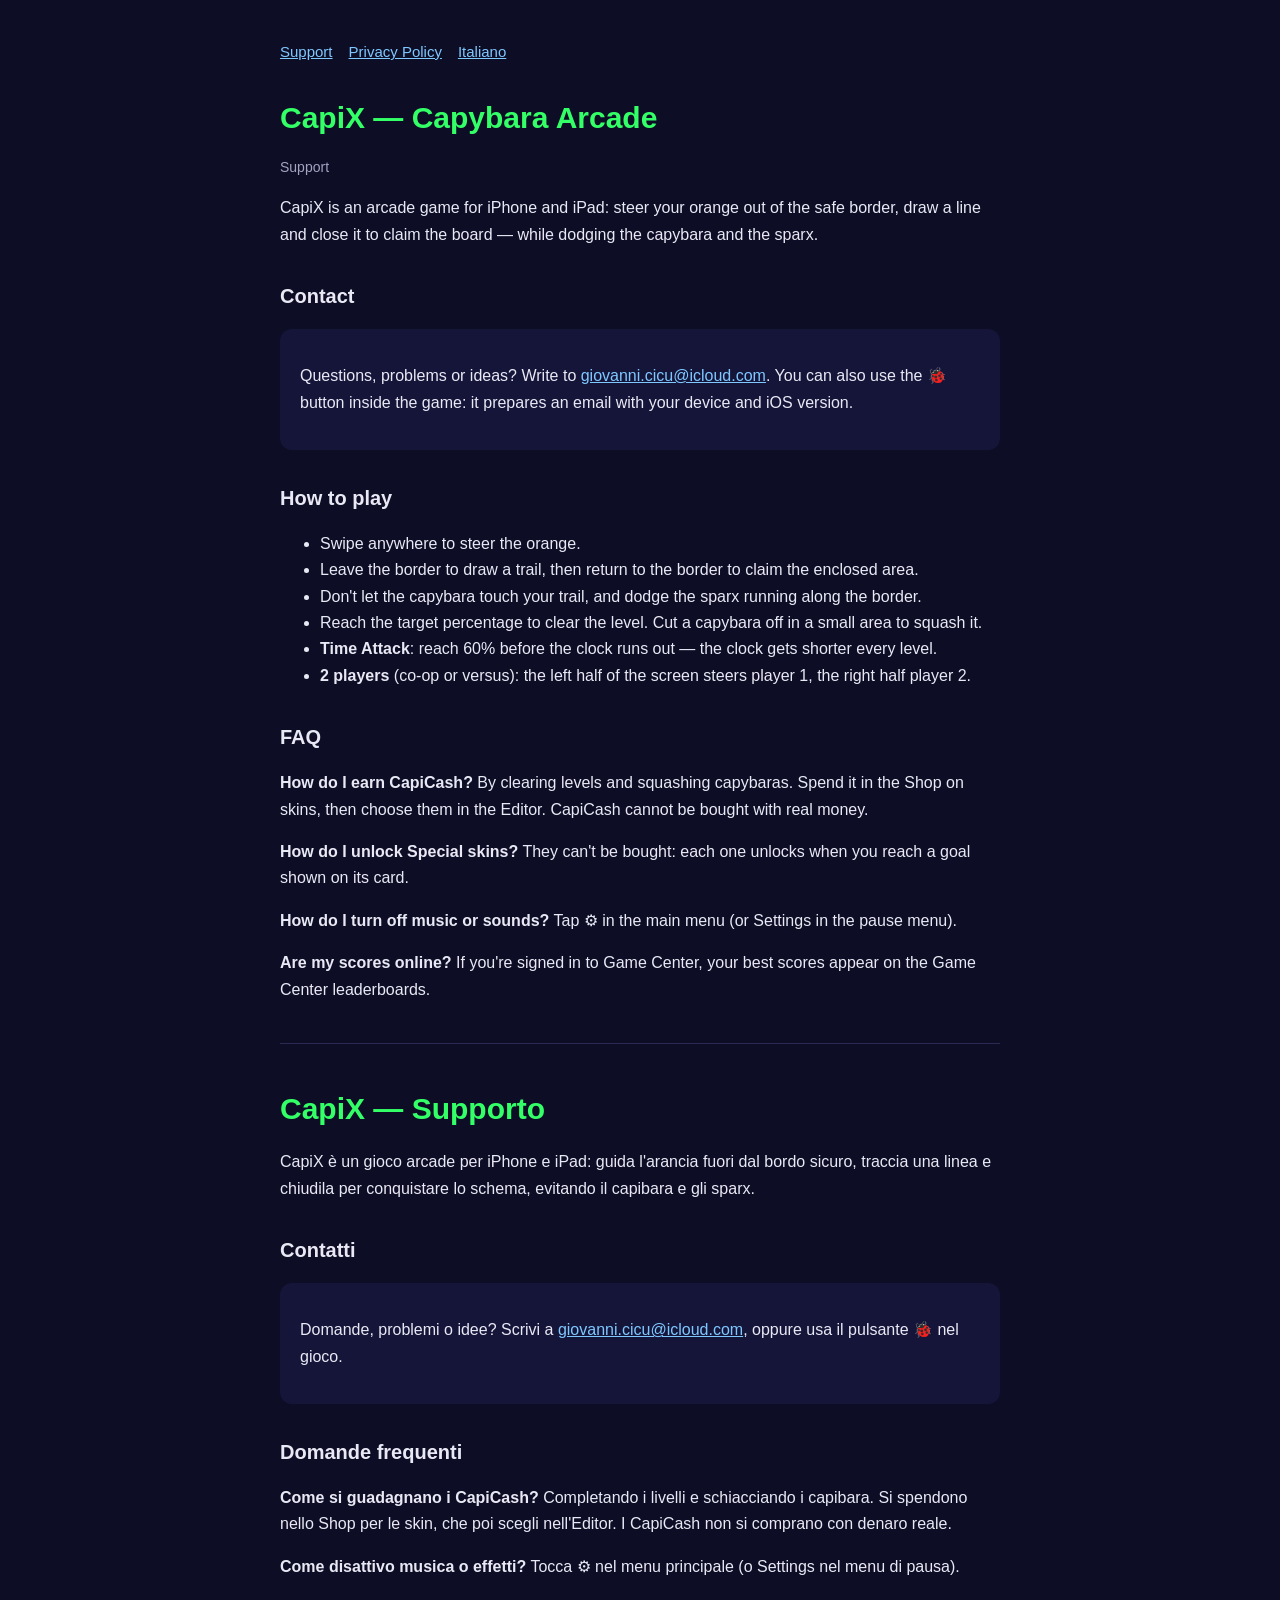
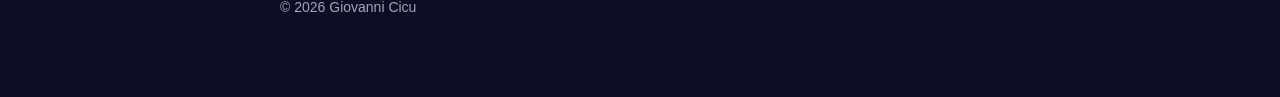
<file: index.html>
<!DOCTYPE html><html lang="en"><head><meta charset="utf-8"><meta name="viewport" content="width=device-width,initial-scale=1">
<title>CapiX — Support</title><link rel="stylesheet" href="style.css"></head><body><main>
<nav><a href="index.html">Support</a><a href="privacy.html">Privacy Policy</a><a href="#it">Italiano</a></nav>
<h1>CapiX — Capybara Arcade</h1><p class="muted">Support</p>
<p>CapiX is an arcade game for iPhone and iPad: steer your orange out of the safe border, draw a line and close it to claim the board — while dodging the capybara and the sparx.</p>
<h2>Contact</h2>
<div class="card"><p>Questions, problems or ideas? Write to <a href="mailto:giovanni.cicu@icloud.com?subject=CapiX%20support">giovanni.cicu@icloud.com</a>. You can also use the 🐞 button inside the game: it prepares an email with your device and iOS version.</p></div>
<h2>How to play</h2>
<ul><li>Swipe anywhere to steer the orange.</li><li>Leave the border to draw a trail, then return to the border to claim the enclosed area.</li>
<li>Don't let the capybara touch your trail, and dodge the sparx running along the border.</li>
<li>Reach the target percentage to clear the level. Cut a capybara off in a small area to squash it.</li>
<li><b>Time Attack</b>: reach 60% before the clock runs out — the clock gets shorter every level.</li>
<li><b>2 players</b> (co-op or versus): the left half of the screen steers player 1, the right half player 2.</li></ul>
<h2>FAQ</h2>
<p><b>How do I earn CapiCash?</b> By clearing levels and squashing capybaras. Spend it in the Shop on skins, then choose them in the Editor. CapiCash cannot be bought with real money.</p>
<p><b>How do I unlock Special skins?</b> They can't be bought: each one unlocks when you reach a goal shown on its card.</p>
<p><b>How do I turn off music or sounds?</b> Tap ⚙ in the main menu (or Settings in the pause menu).</p>
<p><b>Are my scores online?</b> If you're signed in to Game Center, your best scores appear on the Game Center leaderboards.</p>
<hr><section id="it" lang="it"><h1>CapiX — Supporto</h1>
<p>CapiX è un gioco arcade per iPhone e iPad: guida l'arancia fuori dal bordo sicuro, traccia una linea e chiudila per conquistare lo schema, evitando il capibara e gli sparx.</p>
<h2>Contatti</h2><div class="card"><p>Domande, problemi o idee? Scrivi a <a href="mailto:giovanni.cicu@icloud.com?subject=CapiX%20supporto">giovanni.cicu@icloud.com</a>, oppure usa il pulsante 🐞 nel gioco.</p></div>
<h2>Domande frequenti</h2>
<p><b>Come si guadagnano i CapiCash?</b> Completando i livelli e schiacciando i capibara. Si spendono nello Shop per le skin, che poi scegli nell'Editor. I CapiCash non si comprano con denaro reale.</p>
<p><b>Come disattivo musica o effetti?</b> Tocca ⚙ nel menu principale (o Settings nel menu di pausa).</p></section>
<p class="muted">© 2026 Giovanni Cicu</p></main></body></html>
</file>
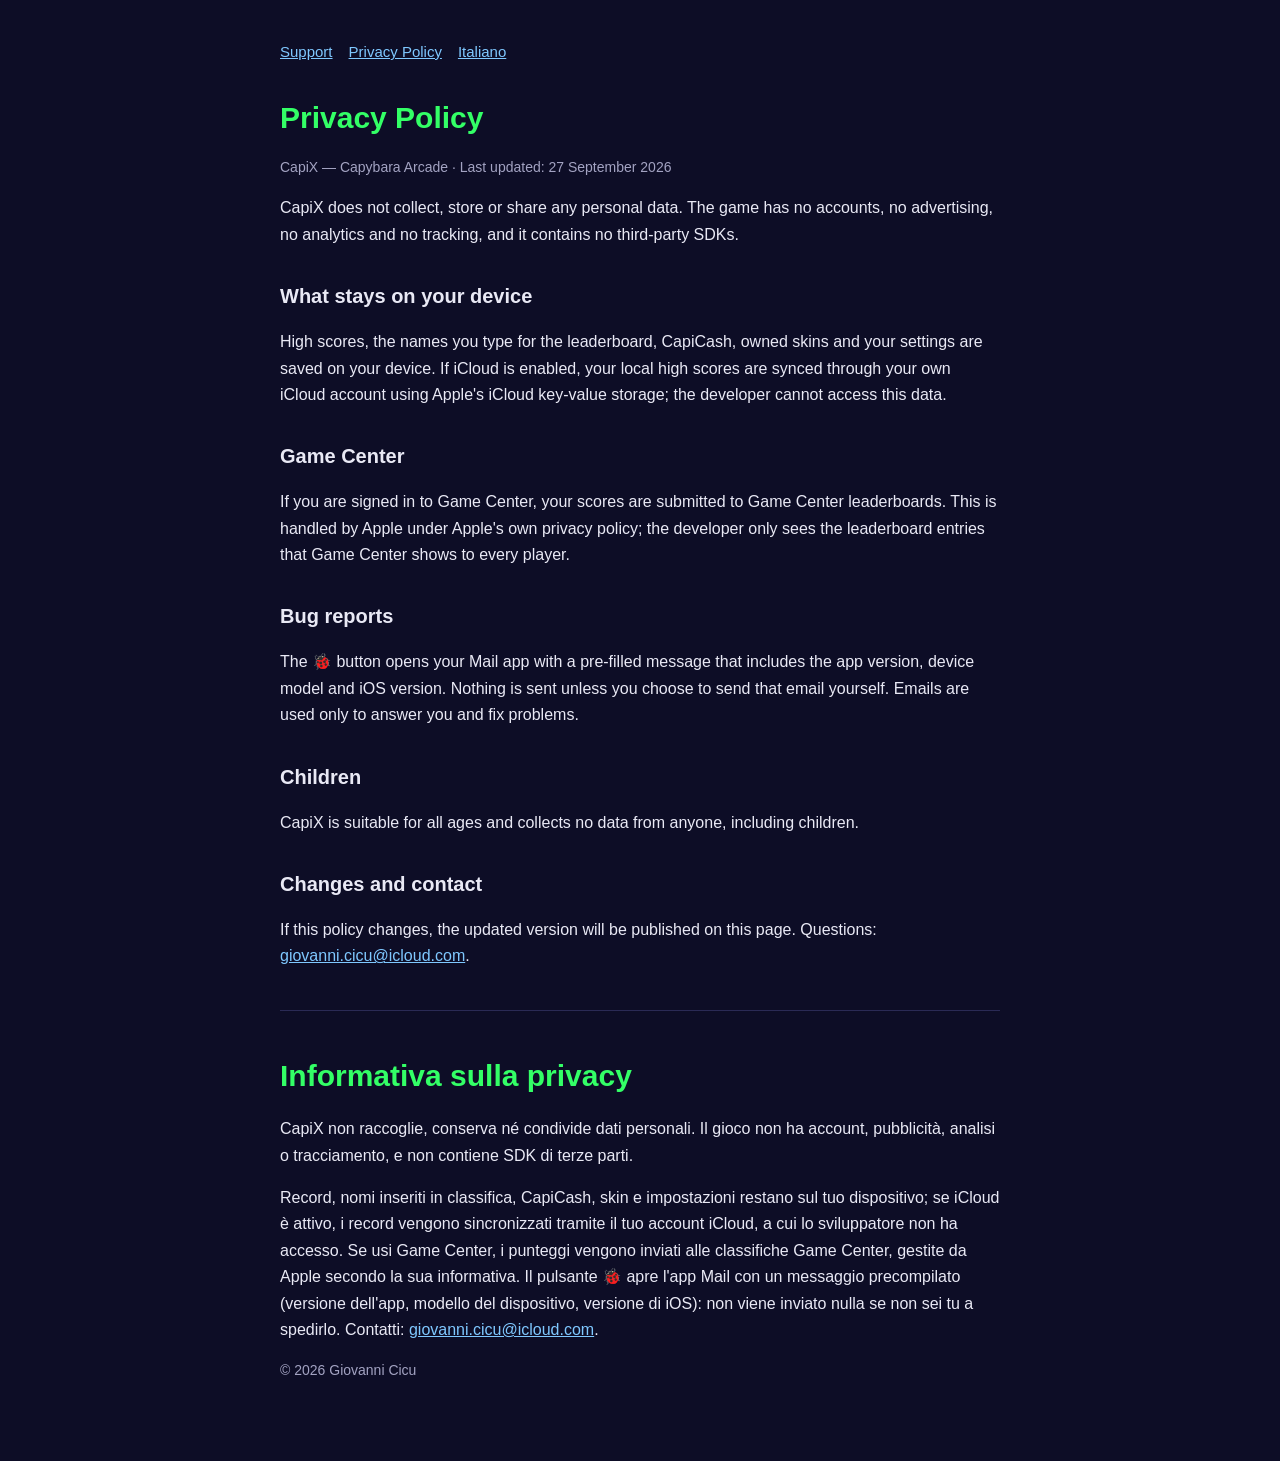
<file: privacy.html>
<!DOCTYPE html><html lang="en"><head><meta charset="utf-8"><meta name="viewport" content="width=device-width,initial-scale=1">
<title>CapiX — Privacy Policy</title><link rel="stylesheet" href="style.css"></head><body><main>
<nav><a href="index.html">Support</a><a href="privacy.html">Privacy Policy</a><a href="#it">Italiano</a></nav>
<h1>Privacy Policy</h1><p class="muted">CapiX — Capybara Arcade · Last updated: 27 September 2026</p>
<p>CapiX does not collect, store or share any personal data. The game has no accounts, no advertising, no analytics and no tracking, and it contains no third-party SDKs.</p>
<h2>What stays on your device</h2>
<p>High scores, the names you type for the leaderboard, CapiCash, owned skins and your settings are saved on your device. If iCloud is enabled, your local high scores are synced through your own iCloud account using Apple's iCloud key-value storage; the developer cannot access this data.</p>
<h2>Game Center</h2>
<p>If you are signed in to Game Center, your scores are submitted to Game Center leaderboards. This is handled by Apple under Apple's own privacy policy; the developer only sees the leaderboard entries that Game Center shows to every player.</p>
<h2>Bug reports</h2>
<p>The 🐞 button opens your Mail app with a pre-filled message that includes the app version, device model and iOS version. Nothing is sent unless you choose to send that email yourself. Emails are used only to answer you and fix problems.</p>
<h2>Children</h2>
<p>CapiX is suitable for all ages and collects no data from anyone, including children.</p>
<h2>Changes and contact</h2>
<p>If this policy changes, the updated version will be published on this page. Questions: <a href="mailto:giovanni.cicu@icloud.com">giovanni.cicu@icloud.com</a>.</p>
<hr><section id="it" lang="it"><h1>Informativa sulla privacy</h1>
<p>CapiX non raccoglie, conserva né condivide dati personali. Il gioco non ha account, pubblicità, analisi o tracciamento, e non contiene SDK di terze parti.</p>
<p>Record, nomi inseriti in classifica, CapiCash, skin e impostazioni restano sul tuo dispositivo; se iCloud è attivo, i record vengono sincronizzati tramite il tuo account iCloud, a cui lo sviluppatore non ha accesso. Se usi Game Center, i punteggi vengono inviati alle classifiche Game Center, gestite da Apple secondo la sua informativa. Il pulsante 🐞 apre l'app Mail con un messaggio precompilato (versione dell'app, modello del dispositivo, versione di iOS): non viene inviato nulla se non sei tu a spedirlo. Contatti: <a href="mailto:giovanni.cicu@icloud.com">giovanni.cicu@icloud.com</a>.</p></section>
<p class="muted">© 2026 Giovanni Cicu</p></main></body></html>
</file>
<file: style.css>
:root{--bg:#0d0d26;--card:#15153a;--text:#e9e9f5;--muted:#a3a3c2;--accent:#33ff66;--link:#7fc8ff}
*{box-sizing:border-box}body{margin:0;background:var(--bg);color:var(--text);font:16px/1.65 -apple-system,BlinkMacSystemFont,"Segoe UI",Roboto,sans-serif}
main{max-width:760px;margin:0 auto;padding:40px 20px 64px}h1{font-size:30px;margin:0 0 6px;color:var(--accent)}
h2{font-size:20px;margin:32px 0 8px}p,li{color:var(--text)}.muted{color:var(--muted);font-size:14px}
a{color:var(--link)}nav{display:flex;gap:16px;flex-wrap:wrap;margin:0 0 28px;font-size:15px}
.card{background:var(--card);border-radius:12px;padding:18px 20px;margin:16px 0}hr{border:0;border-top:1px solid #2a2a55;margin:40px 0}
</file>
